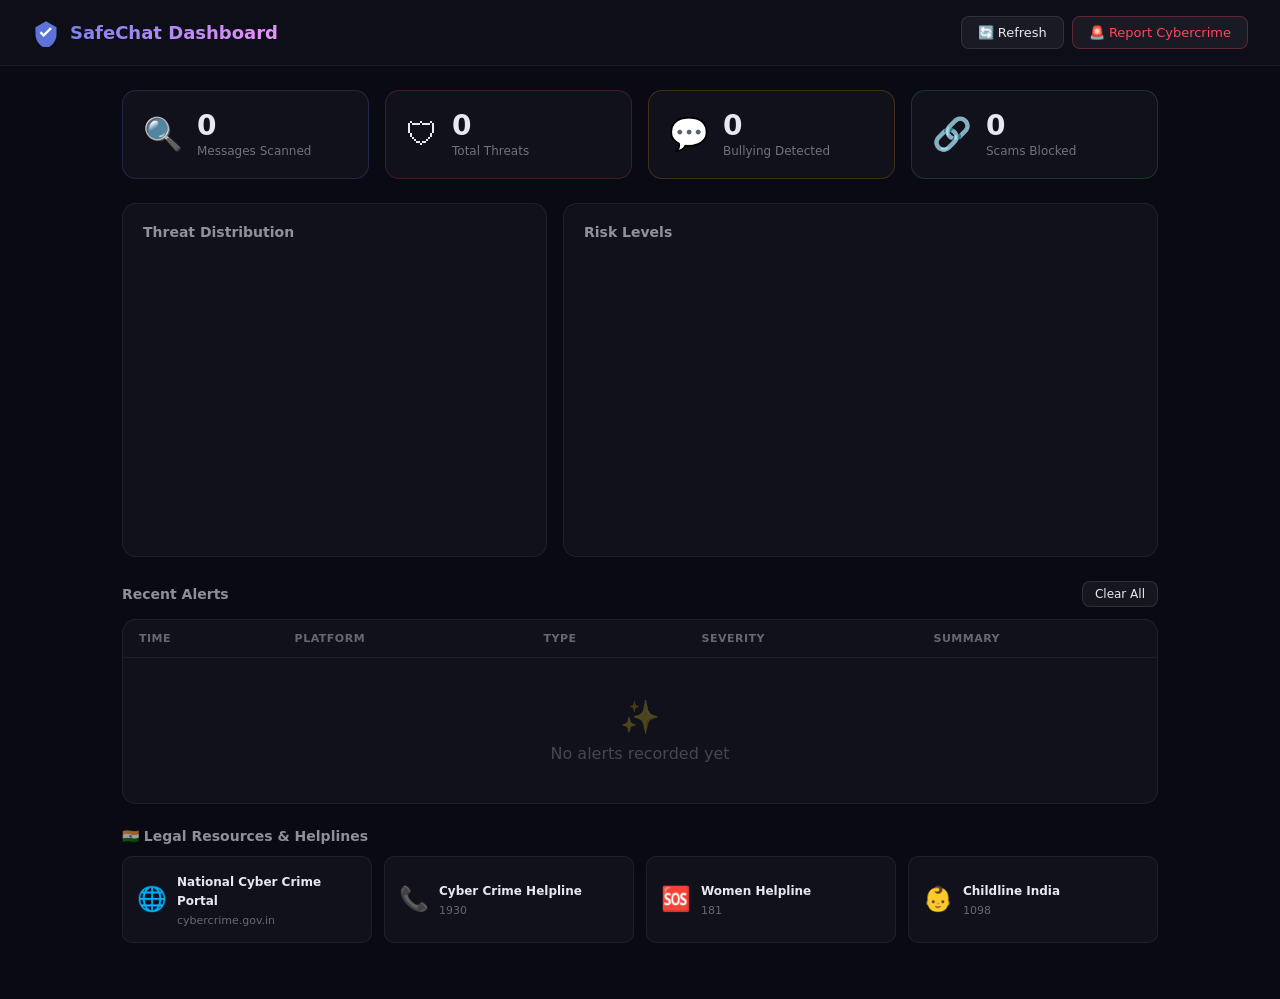
<file: dashboard/dashboard.html>
<!DOCTYPE html>
<html lang="en">
<head>
  <meta charset="UTF-8">
  <meta name="viewport" content="width=device-width, initial-scale=1.0">
  <title>SafeChat Dashboard — Threat Analytics</title>
  <link rel="stylesheet" href="dashboard.css">
</head>
<body>
  <!-- Navigation -->
  <nav class="nav">
    <div class="nav-brand">
      <svg viewBox="0 0 24 24" width="28" height="28" fill="none">
        <path d="M12 2L3 7v6c0 5.55 3.84 10.74 9 12 5.16-1.26 9-6.45 9-12V7l-9-5z" fill="url(#sg)" opacity="0.9"/>
        <path d="M10 15.5l-3.5-3.5 1.41-1.41L10 12.67l5.59-5.59L17 8.5l-7 7z" fill="#fff"/>
        <defs><linearGradient id="sg" x1="3" y1="2" x2="21" y2="19"><stop stop-color="#667eea"/><stop offset="1" stop-color="#764ba2"/></linearGradient></defs>
      </svg>
      <span>SafeChat Dashboard</span>
    </div>
    <div class="nav-actions">
      <button class="nav-btn" id="refreshBtn">🔄 Refresh</button>
      <button class="nav-btn danger" id="reportBtn">🚨 Report Cybercrime</button>
    </div>
  </nav>

  <main class="main">
    <!-- Stats Row -->
    <section class="stats-row">
      <div class="stat-card glow-blue">
        <div class="stat-card-icon">🔍</div>
        <div class="stat-card-data">
          <div class="stat-card-value" id="totalScanned">0</div>
          <div class="stat-card-label">Messages Scanned</div>
        </div>
      </div>
      <div class="stat-card glow-red">
        <div class="stat-card-icon">🛡</div>
        <div class="stat-card-data">
          <div class="stat-card-value" id="totalThreats">0</div>
          <div class="stat-card-label">Total Threats</div>
        </div>
      </div>
      <div class="stat-card glow-orange">
        <div class="stat-card-icon">💬</div>
        <div class="stat-card-data">
          <div class="stat-card-value" id="totalBullying">0</div>
          <div class="stat-card-label">Bullying Detected</div>
        </div>
      </div>
      <div class="stat-card glow-green">
        <div class="stat-card-icon">🔗</div>
        <div class="stat-card-data">
          <div class="stat-card-value" id="totalScams">0</div>
          <div class="stat-card-label">Scams Blocked</div>
        </div>
      </div>
    </section>

    <!-- Charts Row -->
    <section class="charts-row">
      <div class="chart-card">
        <h3>Threat Distribution</h3>
        <canvas id="pieChart" width="280" height="280"></canvas>
      </div>
      <div class="chart-card">
        <h3>Risk Levels</h3>
        <canvas id="barChart" width="380" height="280"></canvas>
      </div>
    </section>

    <!-- Alerts Table -->
    <section class="table-section">
      <div class="table-header">
        <h3>Recent Alerts</h3>
        <button class="nav-btn small" id="clearBtn">Clear All</button>
      </div>
      <div class="table-wrap">
        <table id="alertsTable">
          <thead>
            <tr>
              <th>Time</th>
              <th>Platform</th>
              <th>Type</th>
              <th>Severity</th>
              <th>Summary</th>
            </tr>
          </thead>
          <tbody id="alertsBody"></tbody>
        </table>
        <div class="empty-table" id="emptyTable">
          <span>✨</span>
          <p>No alerts recorded yet</p>
        </div>
      </div>
    </section>

    <!-- Legal Resources -->
    <section class="legal-section">
      <h3>🇮🇳 Legal Resources & Helplines</h3>
      <div class="legal-grid">
        <a href="https://cybercrime.gov.in" target="_blank" class="legal-card">
          <div class="legal-card-icon">🌐</div>
          <div><strong>National Cyber Crime Portal</strong><br><span>cybercrime.gov.in</span></div>
        </a>
        <div class="legal-card">
          <div class="legal-card-icon">📞</div>
          <div><strong>Cyber Crime Helpline</strong><br><span>1930</span></div>
        </div>
        <div class="legal-card">
          <div class="legal-card-icon">🆘</div>
          <div><strong>Women Helpline</strong><br><span>181</span></div>
        </div>
        <div class="legal-card">
          <div class="legal-card-icon">👶</div>
          <div><strong>Childline India</strong><br><span>1098</span></div>
        </div>
      </div>
    </section>
  </main>

  <script src="dashboard.js"></script>
</body>
</html>
</file>
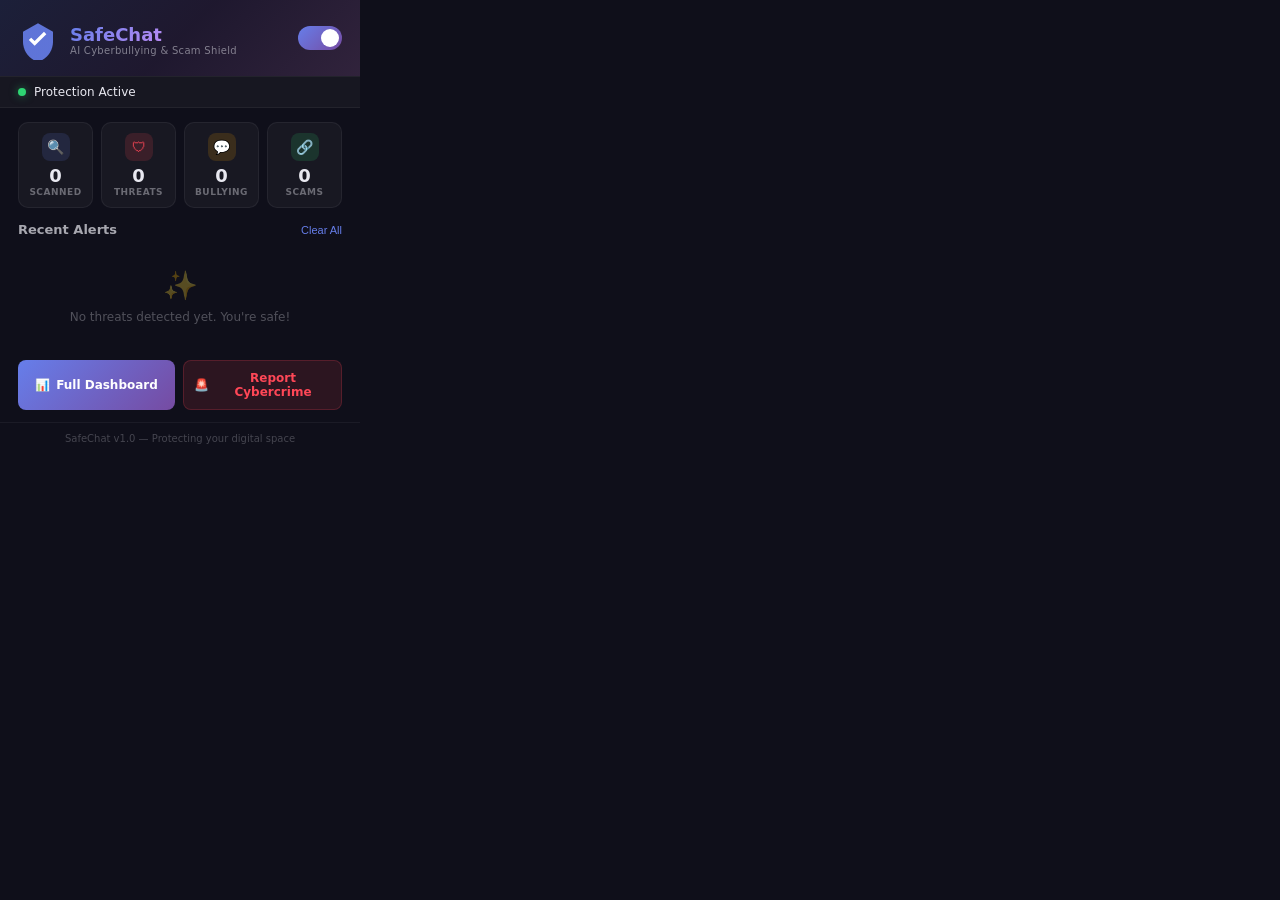
<file: popup/popup.html>
<!DOCTYPE html>
<html lang="en">
<head>
  <meta charset="UTF-8">
  <meta name="viewport" content="width=device-width, initial-scale=1.0">
  <title>SafeChat Shield</title>
  <link rel="stylesheet" href="popup.css">
</head>
<body>
  <!-- Header -->
  <header class="header">
    <div class="header-bg"></div>
    <div class="header-content">
      <div class="logo">
        <div class="logo-icon">
          <svg viewBox="0 0 24 24" fill="none" xmlns="http://www.w3.org/2000/svg">
            <path d="M12 2L3 7v6c0 5.55 3.84 10.74 9 12 5.16-1.26 9-6.45 9-12V7l-9-5z" fill="url(#shieldGrad)" opacity="0.9"/>
            <path d="M10 15.5l-3.5-3.5 1.41-1.41L10 12.67l5.59-5.59L17 8.5l-7 7z" fill="#fff"/>
            <defs>
              <linearGradient id="shieldGrad" x1="3" y1="2" x2="21" y2="19">
                <stop stop-color="#667eea"/><stop offset="1" stop-color="#764ba2"/>
              </linearGradient>
            </defs>
          </svg>
        </div>
        <div class="logo-text">
          <h1>SafeChat</h1>
          <p>AI Cyberbullying & Scam Shield</p>
        </div>
      </div>
      <div class="toggle-wrapper">
        <label class="toggle" id="toggleLabel">
          <input type="checkbox" id="toggleSwitch" checked>
          <span class="toggle-slider"></span>
        </label>
      </div>
    </div>
  </header>

  <!-- Status -->
  <div class="status-bar" id="statusBar">
    <span class="status-dot active" id="statusDot"></span>
    <span id="statusText">Protection Active</span>
    <span class="status-platform" id="statusPlatform"></span>
  </div>

  <!-- Stats Cards -->
  <div class="stats-grid">
    <div class="stat-card">
      <div class="stat-icon" style="background: rgba(102,126,234,0.15); color: #667eea">🔍</div>
      <div class="stat-value" id="statScanned">0</div>
      <div class="stat-label">Scanned</div>
    </div>
    <div class="stat-card">
      <div class="stat-icon" style="background: rgba(255,71,87,0.15); color: #ff4757">🛡</div>
      <div class="stat-value" id="statThreats">0</div>
      <div class="stat-label">Threats</div>
    </div>
    <div class="stat-card">
      <div class="stat-icon" style="background: rgba(255,165,2,0.15); color: #ffa502">💬</div>
      <div class="stat-value" id="statBullying">0</div>
      <div class="stat-label">Bullying</div>
    </div>
    <div class="stat-card">
      <div class="stat-icon" style="background: rgba(46,213,115,0.15); color: #2ed573">🔗</div>
      <div class="stat-value" id="statScams">0</div>
      <div class="stat-label">Scams</div>
    </div>
  </div>

  <!-- Recent Alerts -->
  <div class="section">
    <div class="section-header">
      <h2>Recent Alerts</h2>
      <button class="clear-btn" id="clearAlerts">Clear All</button>
    </div>
    <div class="alerts-list" id="alertsList">
      <div class="empty-state" id="emptyState">
        <span class="empty-icon">✨</span>
        <p>No threats detected yet. You're safe!</p>
      </div>
    </div>
  </div>

  <!-- Quick Actions -->
  <div class="actions">
    <button class="action-btn primary" id="openDashboard">
      <span>📊</span> Full Dashboard
    </button>
    <button class="action-btn secondary" id="reportCrime">
      <span>🚨</span> Report Cybercrime
    </button>
  </div>

  <!-- Footer -->
  <footer class="footer">
    <p>SafeChat v1.0 — Protecting your digital space</p>
  </footer>

  <script src="popup.js"></script>
</body>
</html>
</file>
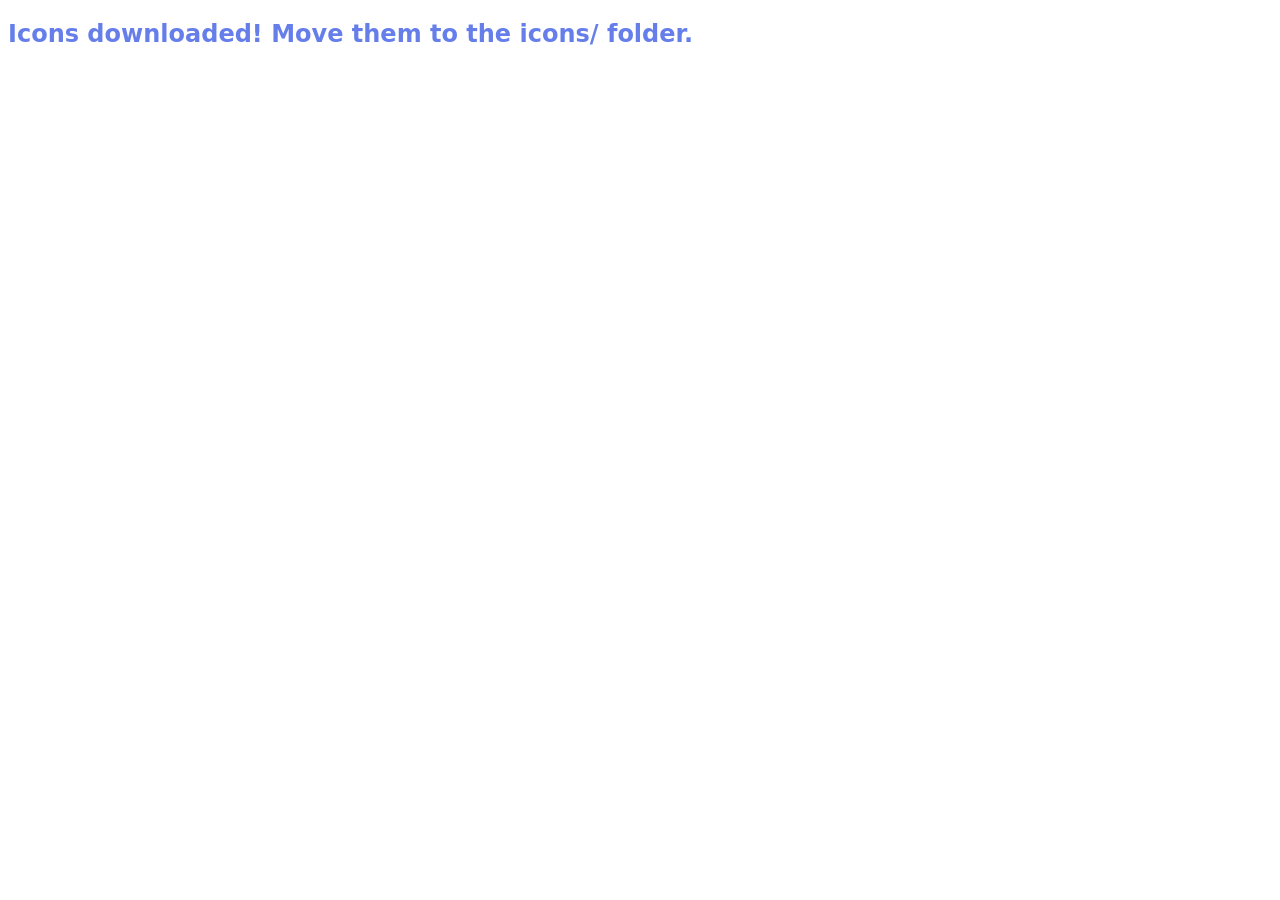
<file: tools/generate-icons.html>
<!DOCTYPE html>
<html>
<head><title>Generate Icons</title></head>
<body>
<script>
// Auto-generate and save icons
function generateIcon(size) {
  const c = document.createElement('canvas');
  c.width = size; c.height = size;
  const ctx = c.getContext('2d');
  
  // Background gradient circle
  const grad = ctx.createLinearGradient(0, 0, size, size);
  grad.addColorStop(0, '#667eea');
  grad.addColorStop(1, '#764ba2');
  ctx.beginPath();
  ctx.arc(size/2, size/2, size/2, 0, Math.PI * 2);
  ctx.fillStyle = grad;
  ctx.fill();
  
  // Shield shape
  const s = size * 0.32;
  const cx = size/2, cy = size * 0.48;
  ctx.beginPath();
  ctx.moveTo(cx, cy - s);
  ctx.lineTo(cx + s*0.85, cy - s*0.55);
  ctx.lineTo(cx + s*0.85, cy + s*0.1);
  ctx.quadraticCurveTo(cx + s*0.6, cy + s*0.7, cx, cy + s);
  ctx.quadraticCurveTo(cx - s*0.6, cy + s*0.7, cx - s*0.85, cy + s*0.1);
  ctx.lineTo(cx - s*0.85, cy - s*0.55);
  ctx.closePath();
  ctx.fillStyle = 'rgba(255,255,255,0.92)';
  ctx.fill();
  
  // Checkmark
  if (size >= 32) {
    ctx.strokeStyle = '#667eea';
    ctx.lineWidth = Math.max(1.5, size * 0.04);
    ctx.lineCap = 'round'; ctx.lineJoin = 'round';
    ctx.beginPath();
    ctx.moveTo(cx - s*0.25, cy);
    ctx.lineTo(cx - s*0.05, cy + s*0.22);
    ctx.lineTo(cx + s*0.3, cy - s*0.18);
    ctx.stroke();
  }
  
  return c.toDataURL('image/png');
}

// Create download links
[16, 48, 128].forEach(size => {
  const dataURL = generateIcon(size);
  const a = document.createElement('a');
  a.href = dataURL;
  a.download = `icon${size}.png`;
  a.click();
});

document.body.innerHTML = '<h2 style="font-family:system-ui;color:#667eea">Icons downloaded! Move them to the icons/ folder.</h2>';
</script>
</body>
</html>
</file>
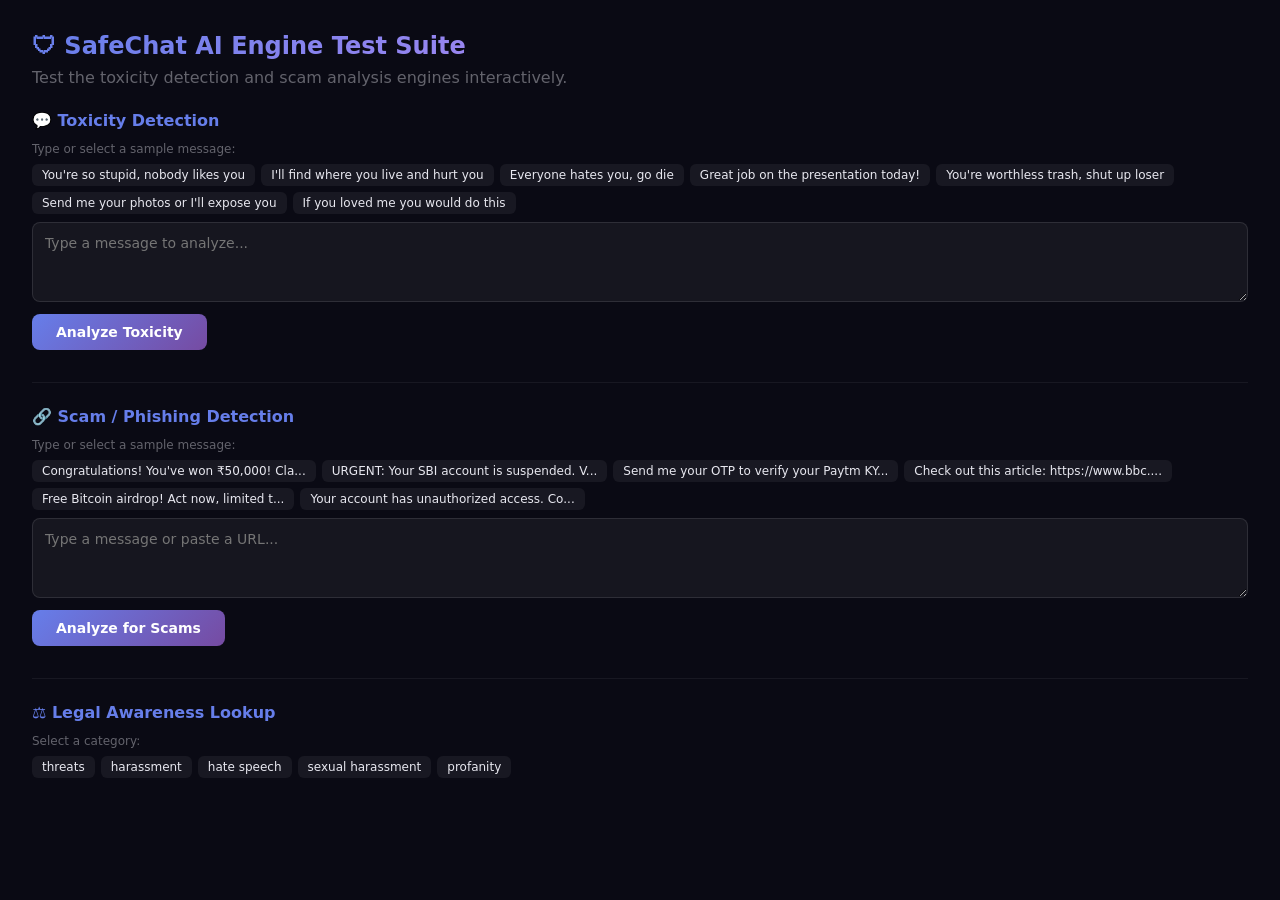
<file: tools/test-suite.html>
<!DOCTYPE html>
<html lang="en">
<head>
  <meta charset="UTF-8">
  <meta name="viewport" content="width=device-width, initial-scale=1.0">
  <title>SafeChat — AI Engine Test Suite</title>
  <style>
    * { margin:0; padding:0; box-sizing:border-box; }
    body { font-family:'Segoe UI',system-ui,sans-serif; background:#0a0a14; color:#e8e8f0; padding:32px; }
    h1 { font-size:24px; margin-bottom:8px; background:linear-gradient(135deg,#667eea,#f093fb);
         -webkit-background-clip:text; -webkit-text-fill-color:transparent; }
    .subtitle { color:rgba(232,232,240,0.4); margin-bottom:24px; }
    .test-section { margin-bottom:32px; }
    .test-section h2 { font-size:16px; color:#667eea; margin-bottom:12px; }
    textarea { width:100%; height:80px; background:rgba(255,255,255,0.05); border:1px solid rgba(255,255,255,0.1);
               border-radius:8px; padding:12px; color:#e8e8f0; font-family:inherit; font-size:14px; resize:vertical; }
    textarea:focus { outline:none; border-color:#667eea; }
    button { padding:10px 24px; border-radius:8px; border:none; font-family:inherit; font-size:14px;
             font-weight:600; cursor:pointer; margin-top:8px; transition:all 0.2s; }
    .btn-primary { background:linear-gradient(135deg,#667eea,#764ba2); color:#fff; }
    .btn-primary:hover { transform:translateY(-1px); }
    .result { margin-top:12px; padding:16px; border-radius:10px; background:rgba(255,255,255,0.03);
              border:1px solid rgba(255,255,255,0.06); font-size:13px; line-height:1.6; white-space:pre-wrap; }
    .severity-badge { display:inline-block; padding:2px 10px; border-radius:6px; font-size:11px; font-weight:700; text-transform:uppercase; }
    .sev-high { background:rgba(255,71,87,0.15); color:#ff4757; }
    .sev-medium { background:rgba(255,165,2,0.15); color:#ffa502; }
    .sev-low { background:rgba(46,213,115,0.15); color:#2ed573; }
    .sev-safe { background:rgba(102,126,234,0.15); color:#667eea; }
    .samples { display:flex; flex-wrap:wrap; gap:6px; margin:8px 0; }
    .sample { padding:4px 10px; border-radius:6px; background:rgba(255,255,255,0.06); font-size:12px; cursor:pointer; transition:background 0.2s; }
    .sample:hover { background:rgba(102,126,234,0.2); }
    hr { border:none; border-top:1px solid rgba(255,255,255,0.06); margin:24px 0; }
  </style>
</head>
<body>
  <h1>🛡 SafeChat AI Engine Test Suite</h1>
  <p class="subtitle">Test the toxicity detection and scam analysis engines interactively.</p>

  <div class="test-section">
    <h2>💬 Toxicity Detection</h2>
    <p style="font-size:12px;color:rgba(232,232,240,0.4);margin-bottom:8px">Type or select a sample message:</p>
    <div class="samples" id="toxSamples"></div>
    <textarea id="toxInput" placeholder="Type a message to analyze..."></textarea>
    <button class="btn-primary" onclick="runToxicity()">Analyze Toxicity</button>
    <div class="result" id="toxResult" style="display:none"></div>
  </div>

  <hr>

  <div class="test-section">
    <h2>🔗 Scam / Phishing Detection</h2>
    <p style="font-size:12px;color:rgba(232,232,240,0.4);margin-bottom:8px">Type or select a sample message:</p>
    <div class="samples" id="scamSamples"></div>
    <textarea id="scamInput" placeholder="Type a message or paste a URL..."></textarea>
    <button class="btn-primary" onclick="runScam()">Analyze for Scams</button>
    <div class="result" id="scamResult" style="display:none"></div>
  </div>

  <hr>

  <div class="test-section">
    <h2>⚖ Legal Awareness Lookup</h2>
    <p style="font-size:12px;color:rgba(232,232,240,0.4);margin-bottom:8px">Select a category:</p>
    <div class="samples" id="legalSamples"></div>
    <div class="result" id="legalResult" style="display:none"></div>
  </div>

  <script src="../modules/toxicity-engine.js"></script>
  <script src="../modules/scam-detector.js"></script>
  <script src="../modules/legal-data.js"></script>
  <script>
    // Sample data
    const toxicitySamples = [
      "You're so stupid, nobody likes you",
      "I'll find where you live and hurt you",
      "Everyone hates you, go die",
      "Great job on the presentation today!",
      "You're worthless trash, shut up loser",
      "Send me your photos or I'll expose you",
      "If you loved me you would do this",
    ];
    const scamSamples = [
      "Congratulations! You've won ₹50,000! Claim now at http://amaz0n.com/prize",
      "URGENT: Your SBI account is suspended. Verify at http://sbi-online.xyz/login",
      "Send me your OTP to verify your Paytm KYC update",
      "Check out this article: https://www.bbc.com/news",
      "Free Bitcoin airdrop! Act now, limited time: http://crypto-free.tk/claim",
      "Your account has unauthorized access. Confirm identity at http://faceb00k.com/verify",
    ];
    const legalCategories = ['threats', 'harassment', 'hate_speech', 'sexual_harassment', 'profanity'];

    // Render samples
    const toxSamplesEl = document.getElementById('toxSamples');
    toxicitySamples.forEach((s, i) => {
      const el = document.createElement('span');
      el.className = 'sample';
      el.textContent = s.slice(0, 40) + (s.length > 40 ? '...' : '');
      el.onclick = () => { document.getElementById('toxInput').value = s; runToxicity(); };
      toxSamplesEl.appendChild(el);
    });

    const scamSamplesEl = document.getElementById('scamSamples');
    scamSamples.forEach((s, i) => {
      const el = document.createElement('span');
      el.className = 'sample';
      el.textContent = s.slice(0, 40) + (s.length > 40 ? '...' : '');
      el.onclick = () => { document.getElementById('scamInput').value = s; runScam(); };
      scamSamplesEl.appendChild(el);
    });

    const legalSamplesEl = document.getElementById('legalSamples');
    legalCategories.forEach(cat => {
      const el = document.createElement('span');
      el.className = 'sample';
      el.textContent = cat.replace(/_/g, ' ');
      el.onclick = () => showLegal(cat);
      legalSamplesEl.appendChild(el);
    });

    function runToxicity() {
      const text = document.getElementById('toxInput').value;
      const result = SafeChatToxicity.analyze(text);
      const el = document.getElementById('toxResult');
      el.style.display = 'block';
      const sevClass = 'sev-' + result.severity;
      el.innerHTML = `
        <strong>Result:</strong> <span class="severity-badge ${sevClass}">${result.severity.toUpperCase()}</span>
        <br><strong>Toxic:</strong> ${result.toxic ? '🔴 Yes' : '🟢 No'}
        <br><strong>Score:</strong> ${(result.score * 100).toFixed(1)}%
        <br><strong>Categories:</strong> ${result.categories.length ? result.categories.map(c => c.label + ' (' + (c.score * 100).toFixed(0) + '%)').join(', ') : 'None'}
        <br><strong>Explanation:</strong> ${result.explanation}
      `;
    }

    function runScam() {
      const text = document.getElementById('scamInput').value;
      const result = SafeChatScam.analyzeMessage(text);
      const el = document.getElementById('scamResult');
      el.style.display = 'block';
      const sevClass = 'sev-' + result.riskLevel;
      let urlInfo = '';
      if (result.urlResults.length) {
        urlInfo = '<br><strong>URLs Analyzed:</strong><br>' + result.urlResults.map(u =>
          `  • ${u.hostname} — <span class="severity-badge sev-${u.riskLevel}">${u.riskLevel}</span> ${u.reasons.join(', ')}`
        ).join('<br>');
      }
      el.innerHTML = `
        <strong>Result:</strong> <span class="severity-badge ${sevClass}">${result.riskLevel.toUpperCase()}</span>
        <br><strong>Scam:</strong> ${result.isScam ? '🔴 Yes' : '🟢 No'}
        <br><strong>Score:</strong> ${(result.score * 100).toFixed(1)}%
        <br><strong>Patterns:</strong> ${result.patterns.length ? result.patterns.map(p => p.label).join(', ') : 'None'}
        <br><strong>Reasoning:</strong> ${result.reasoning}
        ${urlInfo}
      `;
    }

    function showLegal(category) {
      const info = SafeChatLegal.getLegalInfo([category]);
      const el = document.getElementById('legalResult');
      el.style.display = 'block';
      let html = '';
      for (const law of info.laws) {
        html += `<strong style="color:#ffa502">${law.title}</strong><br>`;
        html += `<em style="color:rgba(232,232,240,0.5);font-size:12px">${law.warning}</em><br><br>`;
        for (const s of law.sections) {
          html += `  📜 <strong>${s.law}</strong><br>     ${s.note}<br><br>`;
        }
      }
      html += `<br><span style="font-size:11px;color:rgba(232,232,240,0.3)">⚠ ${info.disclaimer}</span>`;
      el.innerHTML = html;
    }
  </script>
</body>
</html>
</file>
<file: dashboard/dashboard.css>
/* ══════════════════════════════════
   SafeChat Dashboard Styles
   ══════════════════════════════════ */
* { margin: 0; padding: 0; box-sizing: border-box; }
body {
  font-family: 'Segoe UI', system-ui, -apple-system, sans-serif;
  background: #0a0a14;
  color: #e8e8f0;
  min-height: 100vh;
}

/* Nav */
.nav {
  display: flex; align-items: center; justify-content: space-between;
  padding: 16px 32px;
  background: rgba(15,15,26,0.95);
  backdrop-filter: blur(12px);
  border-bottom: 1px solid rgba(255,255,255,0.06);
  position: sticky; top: 0; z-index: 100;
}
.nav-brand {
  display: flex; align-items: center; gap: 10px;
  font-size: 18px; font-weight: 700;
  background: linear-gradient(135deg, #667eea, #f093fb);
  -webkit-background-clip: text; -webkit-text-fill-color: transparent; background-clip: text;
}
.nav-actions { display: flex; gap: 8px; }
.nav-btn {
  padding: 8px 16px; border-radius: 8px; border: 1px solid rgba(255,255,255,0.1);
  background: rgba(255,255,255,0.05); color: #e8e8f0;
  font-family: inherit; font-size: 13px; font-weight: 500; cursor: pointer;
  transition: all 0.2s;
}
.nav-btn:hover { background: rgba(255,255,255,0.1); transform: translateY(-1px); }
.nav-btn.danger { border-color: rgba(255,71,87,0.3); color: #ff4757; }
.nav-btn.danger:hover { background: rgba(255,71,87,0.1); }
.nav-btn.small { padding: 5px 12px; font-size: 12px; }

/* Main */
.main { max-width: 1100px; margin: 0 auto; padding: 24px 32px; }

/* Stats Row */
.stats-row { display: grid; grid-template-columns: repeat(4, 1fr); gap: 16px; margin-bottom: 24px; }
.stat-card {
  display: flex; align-items: center; gap: 14px;
  padding: 20px; border-radius: 14px;
  background: rgba(255,255,255,0.03); border: 1px solid rgba(255,255,255,0.06);
  transition: all 0.3s;
}
.stat-card:hover { transform: translateY(-2px); background: rgba(255,255,255,0.06); }
.glow-blue { border-color: rgba(102,126,234,0.2); }
.glow-blue:hover { box-shadow: 0 4px 20px rgba(102,126,234,0.15); }
.glow-red { border-color: rgba(255,71,87,0.2); }
.glow-red:hover { box-shadow: 0 4px 20px rgba(255,71,87,0.15); }
.glow-orange { border-color: rgba(255,165,2,0.2); }
.glow-orange:hover { box-shadow: 0 4px 20px rgba(255,165,2,0.15); }
.glow-green { border-color: rgba(46,213,115,0.2); }
.glow-green:hover { box-shadow: 0 4px 20px rgba(46,213,115,0.15); }
.stat-card-icon { font-size: 32px; }
.stat-card-value { font-size: 28px; font-weight: 700; line-height: 1.1; }
.stat-card-label { font-size: 12px; color: rgba(232,232,240,0.45); margin-top: 2px; }

/* Charts */
.charts-row { display: grid; grid-template-columns: 1fr 1.4fr; gap: 16px; margin-bottom: 24px; }
.chart-card {
  padding: 20px; border-radius: 14px;
  background: rgba(255,255,255,0.03); border: 1px solid rgba(255,255,255,0.06);
}
.chart-card h3 { font-size: 14px; font-weight: 600; color: rgba(232,232,240,0.6); margin-bottom: 16px; }
.chart-card canvas { display: block; margin: 0 auto; }

/* Table */
.table-section { margin-bottom: 24px; }
.table-header { display: flex; align-items: center; justify-content: space-between; margin-bottom: 12px; }
.table-header h3 { font-size: 14px; font-weight: 600; color: rgba(232,232,240,0.6); }
.table-wrap {
  border-radius: 14px; overflow: hidden;
  background: rgba(255,255,255,0.03); border: 1px solid rgba(255,255,255,0.06);
}
table { width: 100%; border-collapse: collapse; }
thead th {
  text-align: left; padding: 12px 16px; font-size: 11px; font-weight: 600;
  text-transform: uppercase; letter-spacing: 0.5px;
  color: rgba(232,232,240,0.4); border-bottom: 1px solid rgba(255,255,255,0.06);
}
tbody td {
  padding: 10px 16px; font-size: 13px;
  border-bottom: 1px solid rgba(255,255,255,0.03);
}
tbody tr:hover { background: rgba(255,255,255,0.03); }
.sev-badge {
  display: inline-block; padding: 2px 8px; border-radius: 4px;
  font-size: 10px; font-weight: 700; text-transform: uppercase;
}
.sev-high { background: rgba(255,71,87,0.15); color: #ff4757; }
.sev-medium { background: rgba(255,165,2,0.15); color: #ffa502; }
.sev-low { background: rgba(46,213,115,0.15); color: #2ed573; }
.empty-table { text-align: center; padding: 40px; color: rgba(232,232,240,0.25); }
.empty-table span { font-size: 32px; display: block; margin-bottom: 8px; }

/* Legal */
.legal-section { margin-bottom: 32px; }
.legal-section h3 { font-size: 14px; font-weight: 600; color: rgba(232,232,240,0.6); margin-bottom: 12px; }
.legal-grid { display: grid; grid-template-columns: repeat(4, 1fr); gap: 12px; }
.legal-card {
  display: flex; align-items: center; gap: 10px;
  padding: 14px; border-radius: 10px;
  background: rgba(255,255,255,0.03); border: 1px solid rgba(255,255,255,0.06);
  text-decoration: none; color: inherit; transition: all 0.2s;
}
.legal-card:hover { background: rgba(255,255,255,0.07); transform: translateY(-1px); }
.legal-card-icon { font-size: 24px; flex-shrink: 0; }
.legal-card strong { font-size: 12px; }
.legal-card span { font-size: 11px; color: rgba(232,232,240,0.4); }

@media (max-width: 768px) {
  .stats-row { grid-template-columns: repeat(2, 1fr); }
  .charts-row { grid-template-columns: 1fr; }
  .legal-grid { grid-template-columns: repeat(2, 1fr); }
  .main { padding: 16px; }
}
</file>
<file: popup/popup.css>
/* ══════════════════════════════════════
   SafeChat Popup Styles
   Premium dark glassmorphism theme
   ══════════════════════════════════════ */

* { margin: 0; padding: 0; box-sizing: border-box; }

body {
  width: 360px;
  min-height: 480px;
  font-family: 'Segoe UI', system-ui, -apple-system, sans-serif;
  background: #0f0f1a;
  color: #e8e8f0;
  overflow-x: hidden;
}

/* ─── Header ─── */
.header {
  position: relative;
  padding: 20px 18px 16px;
  overflow: hidden;
}
.header-bg {
  position: absolute;
  inset: 0;
  background: linear-gradient(135deg, #667eea 0%, #764ba2 50%, #f093fb 100%);
  opacity: 0.15;
}
.header-content {
  position: relative;
  display: flex;
  align-items: center;
  justify-content: space-between;
}
.logo {
  display: flex;
  align-items: center;
  gap: 12px;
}
.logo-icon {
  width: 40px;
  height: 40px;
  flex-shrink: 0;
}
.logo-icon svg {
  width: 100%;
  height: 100%;
}
.logo-text h1 {
  font-size: 18px;
  font-weight: 700;
  background: linear-gradient(135deg, #667eea, #f093fb);
  -webkit-background-clip: text;
  -webkit-text-fill-color: transparent;
  background-clip: text;
  line-height: 1.2;
}
.logo-text p {
  font-size: 10px;
  color: rgba(232,232,240,0.5);
  font-weight: 500;
  letter-spacing: 0.3px;
}

/* ─── Toggle ─── */
.toggle {
  position: relative;
  display: inline-block;
  width: 44px;
  height: 24px;
}
.toggle input { display: none; }
.toggle-slider {
  position: absolute;
  inset: 0;
  border-radius: 12px;
  background: #2a2a3e;
  cursor: pointer;
  transition: all 0.3s ease;
}
.toggle-slider::before {
  content: '';
  position: absolute;
  width: 18px;
  height: 18px;
  border-radius: 50%;
  background: #666;
  left: 3px;
  top: 3px;
  transition: all 0.3s ease;
}
.toggle input:checked + .toggle-slider {
  background: linear-gradient(135deg, #667eea, #764ba2);
}
.toggle input:checked + .toggle-slider::before {
  transform: translateX(20px);
  background: #fff;
}

/* ─── Status Bar ─── */
.status-bar {
  display: flex;
  align-items: center;
  gap: 8px;
  padding: 8px 18px;
  background: rgba(255,255,255,0.03);
  border-top: 1px solid rgba(255,255,255,0.05);
  border-bottom: 1px solid rgba(255,255,255,0.05);
  font-size: 12px;
  font-weight: 500;
}
.status-dot {
  width: 8px;
  height: 8px;
  border-radius: 50%;
  background: #ff4757;
  flex-shrink: 0;
}
.status-dot.active {
  background: #2ed573;
  box-shadow: 0 0 8px rgba(46,213,115,0.5);
  animation: statusPulse 2s infinite;
}
@keyframes statusPulse {
  0%, 100% { box-shadow: 0 0 0 0 rgba(46,213,115,0.4); }
  50% { box-shadow: 0 0 0 4px rgba(46,213,115,0); }
}
.status-platform {
  margin-left: auto;
  color: rgba(232,232,240,0.4);
  font-size: 11px;
}

/* ─── Stats Grid ─── */
.stats-grid {
  display: grid;
  grid-template-columns: repeat(4, 1fr);
  gap: 8px;
  padding: 14px 18px;
}
.stat-card {
  background: rgba(255,255,255,0.04);
  border: 1px solid rgba(255,255,255,0.06);
  border-radius: 10px;
  padding: 10px 6px;
  text-align: center;
  transition: all 0.2s ease;
}
.stat-card:hover {
  background: rgba(255,255,255,0.07);
  transform: translateY(-1px);
}
.stat-icon {
  width: 28px;
  height: 28px;
  border-radius: 8px;
  display: flex;
  align-items: center;
  justify-content: center;
  margin: 0 auto 6px;
  font-size: 14px;
}
.stat-value {
  font-size: 18px;
  font-weight: 700;
  line-height: 1;
  margin-bottom: 2px;
}
.stat-label {
  font-size: 9px;
  color: rgba(232,232,240,0.4);
  text-transform: uppercase;
  letter-spacing: 0.5px;
  font-weight: 600;
}

/* ─── Section ─── */
.section {
  padding: 0 18px;
  margin-bottom: 12px;
}
.section-header {
  display: flex;
  align-items: center;
  justify-content: space-between;
  margin-bottom: 8px;
}
.section-header h2 {
  font-size: 13px;
  font-weight: 600;
  color: rgba(232,232,240,0.7);
}
.clear-btn {
  background: none;
  border: none;
  color: #667eea;
  font-size: 11px;
  cursor: pointer;
  font-weight: 500;
}
.clear-btn:hover { text-decoration: underline; }

/* ─── Alerts List ─── */
.alerts-list {
  max-height: 180px;
  overflow-y: auto;
  scrollbar-width: thin;
  scrollbar-color: rgba(255,255,255,0.1) transparent;
}
.alert-item {
  display: flex;
  align-items: center;
  gap: 10px;
  padding: 8px 10px;
  background: rgba(255,255,255,0.03);
  border: 1px solid rgba(255,255,255,0.05);
  border-radius: 8px;
  margin-bottom: 6px;
  transition: background 0.2s ease;
}
.alert-item:hover { background: rgba(255,255,255,0.06); }
.alert-severity {
  width: 6px;
  height: 6px;
  border-radius: 50%;
  flex-shrink: 0;
}
.alert-severity-high { background: #ff4757; box-shadow: 0 0 6px rgba(255,71,87,0.5); }
.alert-severity-medium { background: #ffa502; }
.alert-severity-low { background: #2ed573; }
.alert-info {
  flex: 1;
  min-width: 0;
}
.alert-text {
  font-size: 11px;
  font-weight: 500;
  white-space: nowrap;
  overflow: hidden;
  text-overflow: ellipsis;
}
.alert-time {
  font-size: 10px;
  color: rgba(232,232,240,0.35);
}
.alert-type {
  font-size: 9px;
  padding: 2px 6px;
  border-radius: 4px;
  font-weight: 600;
  text-transform: uppercase;
  letter-spacing: 0.3px;
  flex-shrink: 0;
}
.type-bullying { background: rgba(255,71,87,0.15); color: #ff4757; }
.type-scam { background: rgba(255,165,2,0.15); color: #ffa502; }
.type-both { background: rgba(118,75,162,0.2); color: #c084fc; }

/* ─── Empty State ─── */
.empty-state {
  text-align: center;
  padding: 24px 10px;
  color: rgba(232,232,240,0.3);
}
.empty-icon {
  font-size: 28px;
  display: block;
  margin-bottom: 8px;
}
.empty-state p {
  font-size: 12px;
}

/* ─── Actions ─── */
.actions {
  display: flex;
  gap: 8px;
  padding: 0 18px 12px;
}
.action-btn {
  flex: 1;
  display: flex;
  align-items: center;
  justify-content: center;
  gap: 6px;
  padding: 10px;
  border-radius: 8px;
  border: none;
  font-family: inherit;
  font-size: 12px;
  font-weight: 600;
  cursor: pointer;
  transition: all 0.2s ease;
}
.action-btn:hover {
  transform: translateY(-1px);
  box-shadow: 0 4px 12px rgba(0,0,0,0.3);
}
.action-btn.primary {
  background: linear-gradient(135deg, #667eea, #764ba2);
  color: #fff;
}
.action-btn.secondary {
  background: rgba(255,71,87,0.12);
  color: #ff4757;
  border: 1px solid rgba(255,71,87,0.2);
}

/* ─── Footer ─── */
.footer {
  text-align: center;
  padding: 10px 18px;
  border-top: 1px solid rgba(255,255,255,0.05);
}
.footer p {
  font-size: 10px;
  color: rgba(232,232,240,0.25);
}
</file>
